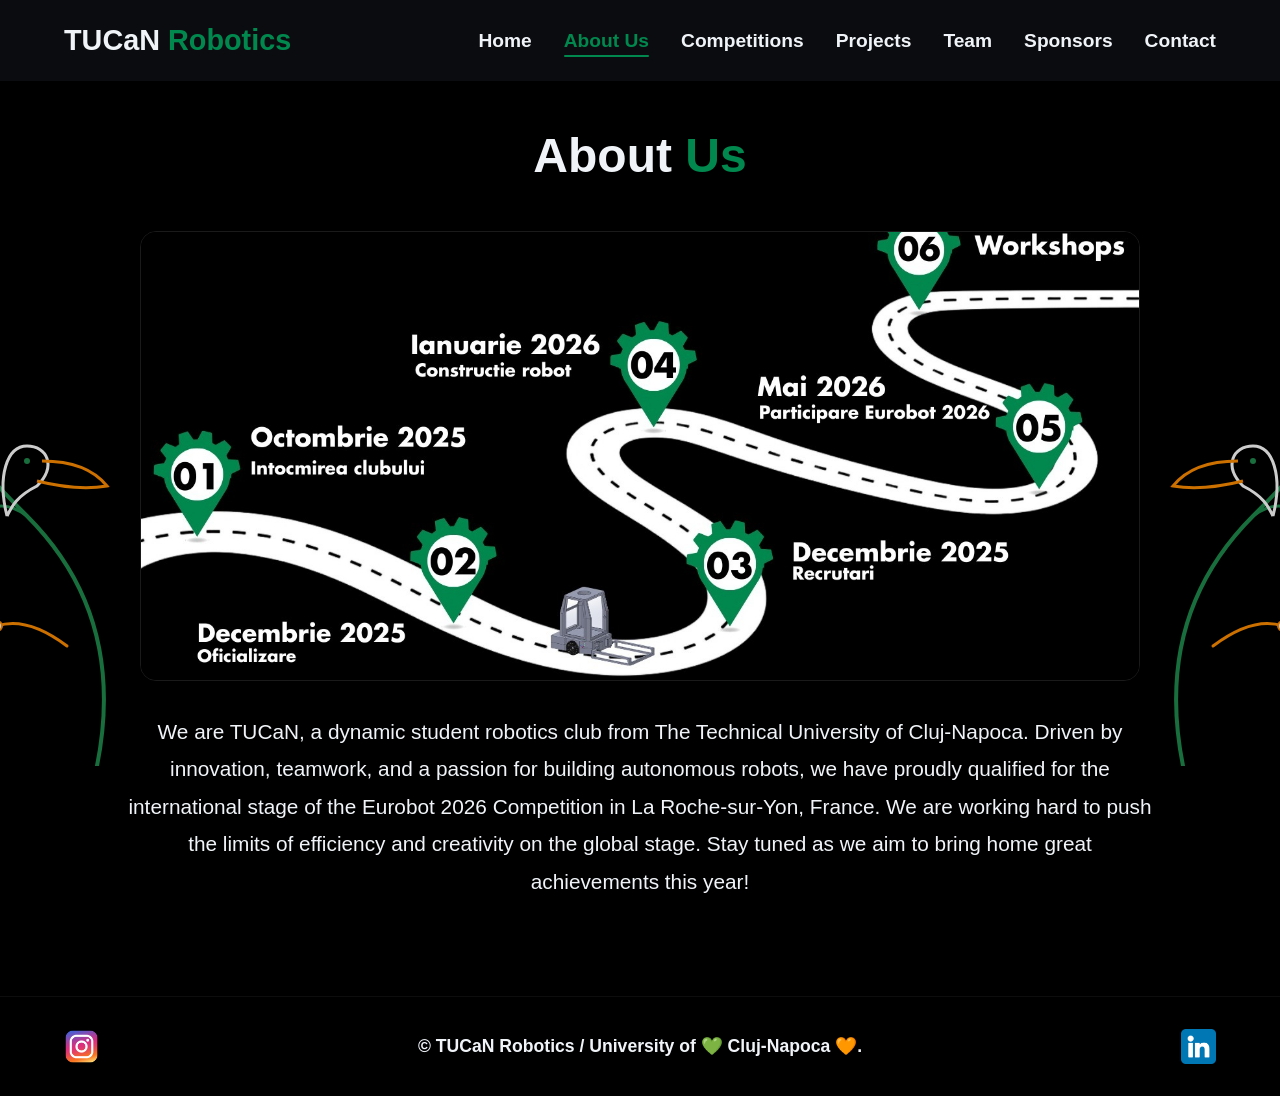
<file: about.html>
<!DOCTYPE html>
<html lang="en">
<head>
    <meta charset="UTF-8">
    <meta name="viewport" content="width=device-width, initial-scale=1.0">
    <title>About Us - TUCaN Robotics</title>
    <link rel="stylesheet" href="style.css">
    <link href="https://fonts.googleapis.com/css2?family=Orbitron:wght@400;700&family=Rajdhani:wght@400;600&display=swap" rel="stylesheet">
</head>
<body>

    <nav class="navbar">
        <div class="logo">TUCaN<span> Robotics</span></div>
        
        <div class="hamburger">
            <span class="bar"></span>
            <span class="bar"></span>
            <span class="bar"></span>
        </div>

        <ul class="nav-links">
            <li><a href="index.html">Home</a></li>
            <li><a href="about.html" class="active-link">About Us</a></li>
            <li><a href="competitions.html">Competitions</a></li>
            <li><a href="projects.html">Projects</a></li>
            <li><a href="team.html">Team</a></li>
            <li><a href="sponsors.html">Sponsors</a></li>
            <li><a href="contact.html">Contact</a></li>
        </ul>
    </nav>
    
    <div class="page-wrapper">
        <section class="section top-padding">
            <h2>About <span>Us</span></h2>
            
            <div class="content-box">
                
                <div class="toucan-side toucan-left">
                    <svg class="tech-tree-svg branch-sway" viewBox="0 0 200 400" xmlns="http://www.w3.org/2000/svg">
                        <path class="branch-line" d="M150,400 Q180,250 80,150 T20,50" fill="none" stroke="#1f8a4c" stroke-width="4" stroke-linecap="round"/>
                        <path class="branch-line" d="M80,150 Q40,120 10,180" fill="none" stroke="#1f8a4c" stroke-width="3" stroke-linecap="round"/>
                        <path class="branch-line" d="M120,280 Q80,250 50,260" fill="none" stroke="#ff8c00" stroke-width="3" stroke-linecap="round"/>
                        
                        <circle class="tree-node" cx="20" cy="50" r="6" fill="#fff" stroke="#1f8a4c" stroke-width="2"/>
                        <circle class="tree-node" cx="10" cy="180" r="5" fill="#fff" stroke="#1f8a4c" stroke-width="2"/>
                        <circle class="tree-node" cx="50" cy="260" r="5" fill="#fff" stroke="#ff8c00" stroke-width="2"/>

                        <g class="toucan-head" style="transform-origin: 80px 100px;">
                            <path d="M60,150 C50,110 60,80 80,80 C100,80 110,100 90,120 C70,130 65,140 60,150" fill="none" stroke="#fff" stroke-width="3"/>
                            <path d="M95,95 Q140,95 160,120 Q130,125 90,115" fill="none" stroke="#ff8c00" stroke-width="3"/>
                            <circle cx="80" cy="95" r="3" fill="#1f8a4c"/>
                        </g>
                    </svg>
                </div>

                <div class="toucan-side toucan-right">
                    <svg class="tech-tree-svg branch-sway" viewBox="0 0 200 400" xmlns="http://www.w3.org/2000/svg">
                        <path class="branch-line" d="M150,400 Q180,250 80,150 T20,50" fill="none" stroke="#1f8a4c" stroke-width="4" stroke-linecap="round"/>
                        <path class="branch-line" d="M80,150 Q40,120 10,180" fill="none" stroke="#1f8a4c" stroke-width="3" stroke-linecap="round"/>
                        <path class="branch-line" d="M120,280 Q80,250 50,260" fill="none" stroke="#ff8c00" stroke-width="3" stroke-linecap="round"/>
                        
                        <circle class="tree-node" cx="20" cy="50" r="6" fill="#fff" stroke="#1f8a4c" stroke-width="2"/>
                        <circle class="tree-node" cx="10" cy="180" r="5" fill="#fff" stroke="#1f8a4c" stroke-width="2"/>
                        <circle class="tree-node" cx="50" cy="260" r="5" fill="#fff" stroke="#ff8c00" stroke-width="2"/>

                        <g class="toucan-head" style="transform-origin: 80px 100px;">
                            <path d="M60,150 C50,110 60,80 80,80 C100,80 110,100 90,120 C70,130 65,140 60,150" fill="none" stroke="#fff" stroke-width="3"/>
                            <path d="M95,95 Q140,95 160,120 Q130,125 90,115" fill="none" stroke="#ff8c00" stroke-width="3"/>
                            <circle cx="80" cy="95" r="3" fill="#1f8a4c"/>
                        </g>
                    </svg>
                </div>

                <img src="images/roadmap.jpg" alt="TUCaN Robotics 2026 Roadmap" class="roadmap-img">
                
                <p>We are TUCaN, a dynamic student robotics club from The Technical University of Cluj-Napoca. Driven by innovation, teamwork, and a passion for building autonomous robots, we have proudly qualified for the international stage of the Eurobot 2026 Competition in La Roche-sur-Yon, France. We are working hard to push the limits of efficiency and creativity on the global stage. Stay tuned as we aim to bring home great achievements this year!</p>
            </div>
        </section>
    </div>

    <footer>
        <div class="footer-content">
            <a href="https://www.instagram.com/tucan.robotics/" target="_blank" class="social-link left-link">
                <img src="images/instagram.png" alt="Instagram">
            </a>
            
            <p>&copy; TUCaN Robotics / University of 💚 Cluj-Napoca 🧡.</p>
            
            <a href="https://www.linkedin.com/in/tucan-robotics/" target="_blank" class="social-link right-link">
                <img src="images/linkedin.png" alt="LinkedIn">
            </a>
        </div>
    </footer>

    <script src="script.js"></script>
</body>
</html>
</file>
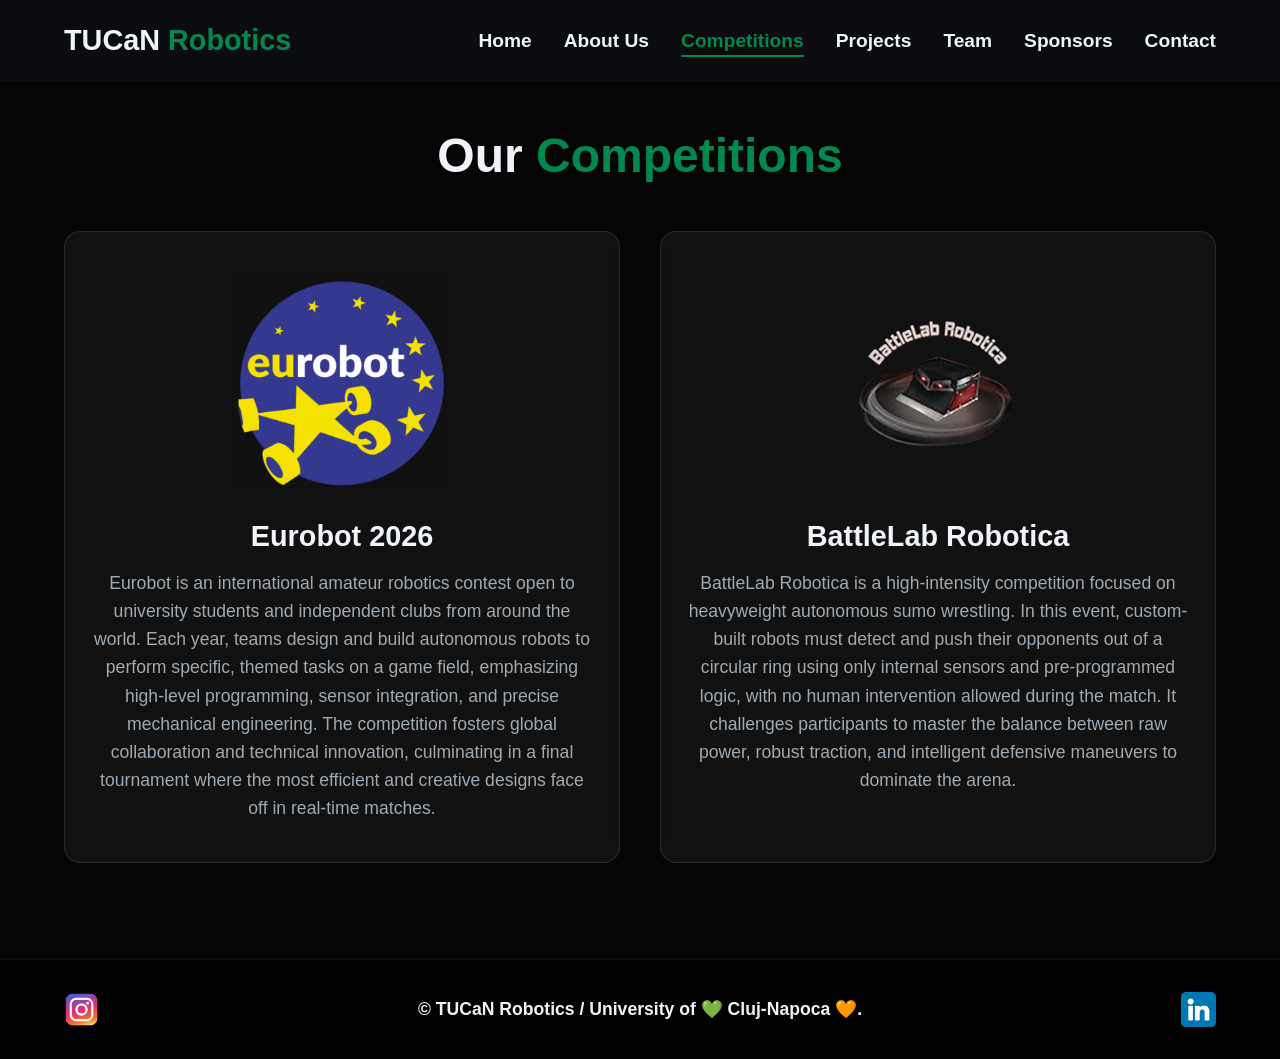
<file: competitions.html>
<!DOCTYPE html>
<html lang="en">
<head>
    <meta charset="UTF-8">
    <meta name="viewport" content="width=device-width, initial-scale=1.0">
    <title>Competitions - TUCaN Robotics</title>
    <link rel="stylesheet" href="style.css">
    <link href="https://fonts.googleapis.com/css2?family=Orbitron:wght@400;700&family=Rajdhani:wght@400;600&display=swap" rel="stylesheet">
</head>
<body>

    <nav class="navbar">
        <div class="logo">TUCaN<span> Robotics</span></div>
        
        <div class="hamburger">
            <span class="bar"></span>
            <span class="bar"></span>
            <span class="bar"></span>
        </div>

        <ul class="nav-links">
            <li><a href="index.html">Home</a></li>
            <li><a href="about.html">About Us</a></li>
            <li><a href="competitions.html">Competitions</a></li>
            <li><a href="projects.html">Projects</a></li>
            <li><a href="team.html">Team</a></li>
            <li><a href="sponsors.html">Sponsors</a></li>
            <li><a href="contact.html">Contact</a></li>
        </ul>
    </nav>

    <div class="page-wrapper">
        <section class="section top-padding alt-bg">
            <h2>Our <span>Competitions</span></h2>
                <div class="grid-container">

                    <div class="card">
                        <img src="images/eurobot.png" alt="Eurobot 2026" class="card-img">
                        <h3>Eurobot 2026</h3>
                        <p>Eurobot is an international amateur robotics contest open to university students and independent clubs from around the world. Each year, teams design and build autonomous robots to perform specific, themed tasks on a game field, emphasizing high-level programming, sensor integration, and precise mechanical engineering. The competition fosters global collaboration and technical innovation, culminating in a final tournament where the most efficient and creative designs face off in real-time matches.</p>
                    </div>

                    <div class="card">
                        <img src="images/battlelab.png" alt="BattleLab Robotica 2026" class="card-img">
                        <h3>BattleLab Robotica</h3>
                        <p>BattleLab Robotica is a high-intensity competition focused on heavyweight autonomous sumo wrestling. In this event, custom-built robots must detect and push their opponents out of a circular ring using only internal sensors and pre-programmed logic, with no human intervention allowed during the match. It challenges participants to master the balance between raw power, robust traction, and intelligent defensive maneuvers to dominate the arena.</p>
                    </div>

                </div>
        </sectio<n>
    </div>

    <footer>
        <div class="footer-content">
            <a href="https://www.instagram.com/tucan.robotics/" target="_blank" class="social-link left-link">
                <img src="images/instagram.png" alt="Instagram">
            </a>
            
            <p>&copy; TUCaN Robotics / University of 💚 Cluj-Napoca 🧡.</p>
            
            <a href="https://www.linkedin.com/in/tucan-robotics/" target="_blank" class="social-link right-link">
                <img src="images/linkedin.png" alt="LinkedIn">
            </a>
        </div>
    </footer>

    <script src="script.js"></script>
</body>
</html>
</file>
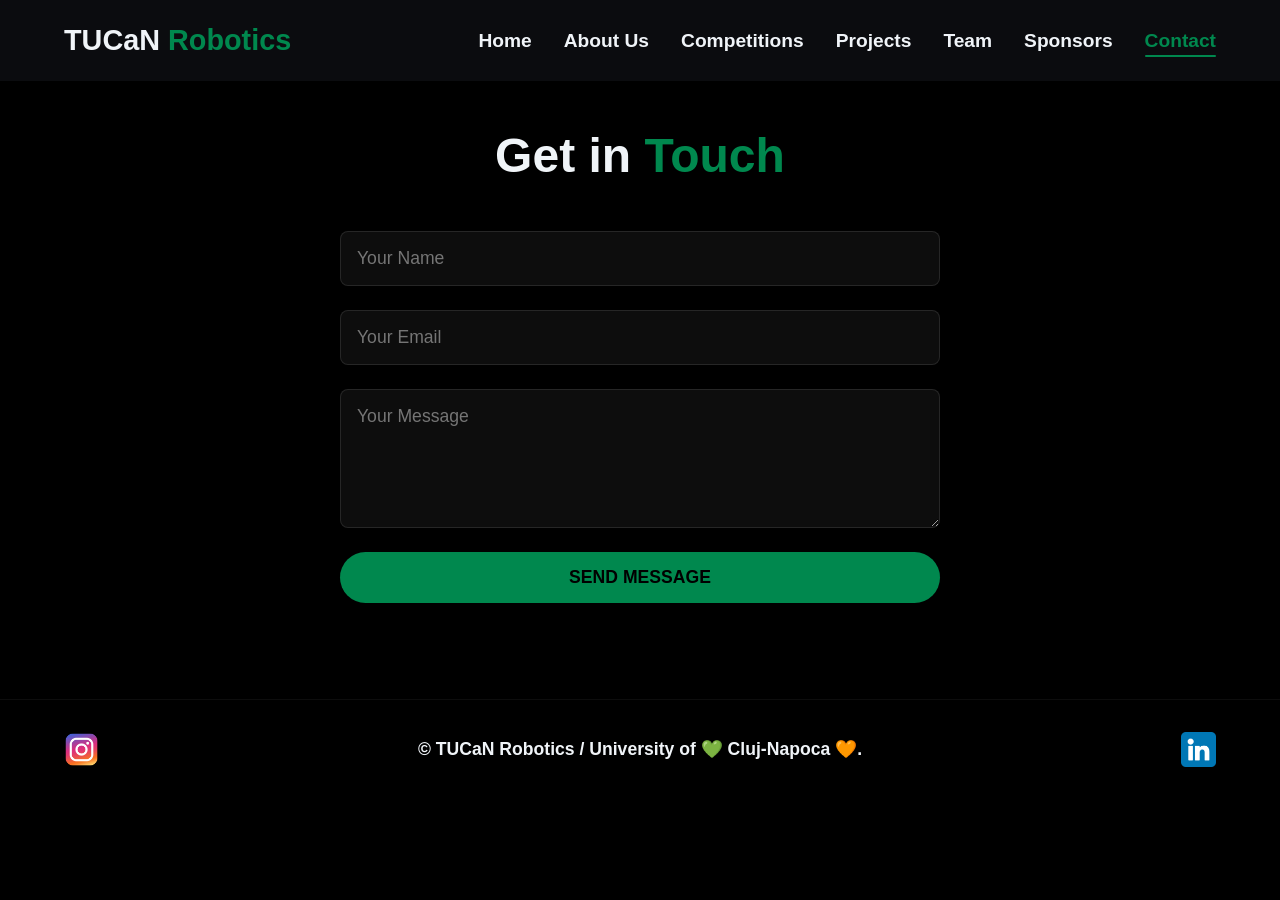
<file: contact.html>
<!DOCTYPE html>
<html lang="en">
<head>
    <meta charset="UTF-8">
    <meta name="viewport" content="width=device-width, initial-scale=1.0">
    <title>Contact - TUCaN Robotics</title>
    <link rel="stylesheet" href="style.css">
    <link href="https://fonts.googleapis.com/css2?family=Orbitron:wght@400;700&family=Rajdhani:wght@400;600&display=swap" rel="stylesheet">
</head>
<body>

    <nav class="navbar">
        <div class="logo">TUCaN<span> Robotics</span></div>
        
        <div class="hamburger">
            <span class="bar"></span>
            <span class="bar"></span>
            <span class="bar"></span>
        </div>

        <ul class="nav-links">
            <li><a href="index.html">Home</a></li>
            <li><a href="about.html">About Us</a></li>
            <li><a href="competitions.html">Competitions</a></li>
            <li><a href="projects.html">Projects</a></li>
            <li><a href="team.html">Team</a></li>
            <li><a href="sponsors.html">Sponsors</a></li>
            <li><a href="contact.html">Contact</a></li>
        </ul>
    </nav>

    <div class="page-wrapper">
        <section class="section top-padding">
            <h2>Get in <span>Touch</span></h2>
            <form class="contact-form" action="https://formspree.io/f/mykbnkpl" method="POST">
                
                <input type="text" name="name" placeholder="Your Name" required>
                
                <input type="email" name="email" placeholder="Your Email" required>
                
                <textarea name="message" rows="5" placeholder="Your Message" required></textarea>
                
                <button type="submit" class="btn">Send Message</button>
            </form>
        </section>
    </div>

    <footer>
        <div class="footer-content">
            <a href="https://www.instagram.com/tucan.robotics/" target="_blank" class="social-link left-link">
                <img src="images/instagram.png" alt="Instagram">
            </a>
            
            <p>&copy; TUCaN Robotics / University of 💚 Cluj-Napoca 🧡.</p>
            
            <a href="https://www.linkedin.com/in/tucan-robotics/" target="_blank" class="social-link right-link">
                <img src="images/linkedin.png" alt="LinkedIn">
            </a>
        </div>
    </footer>

    <script src="script.js"></script>
</body>
</html>
</file>
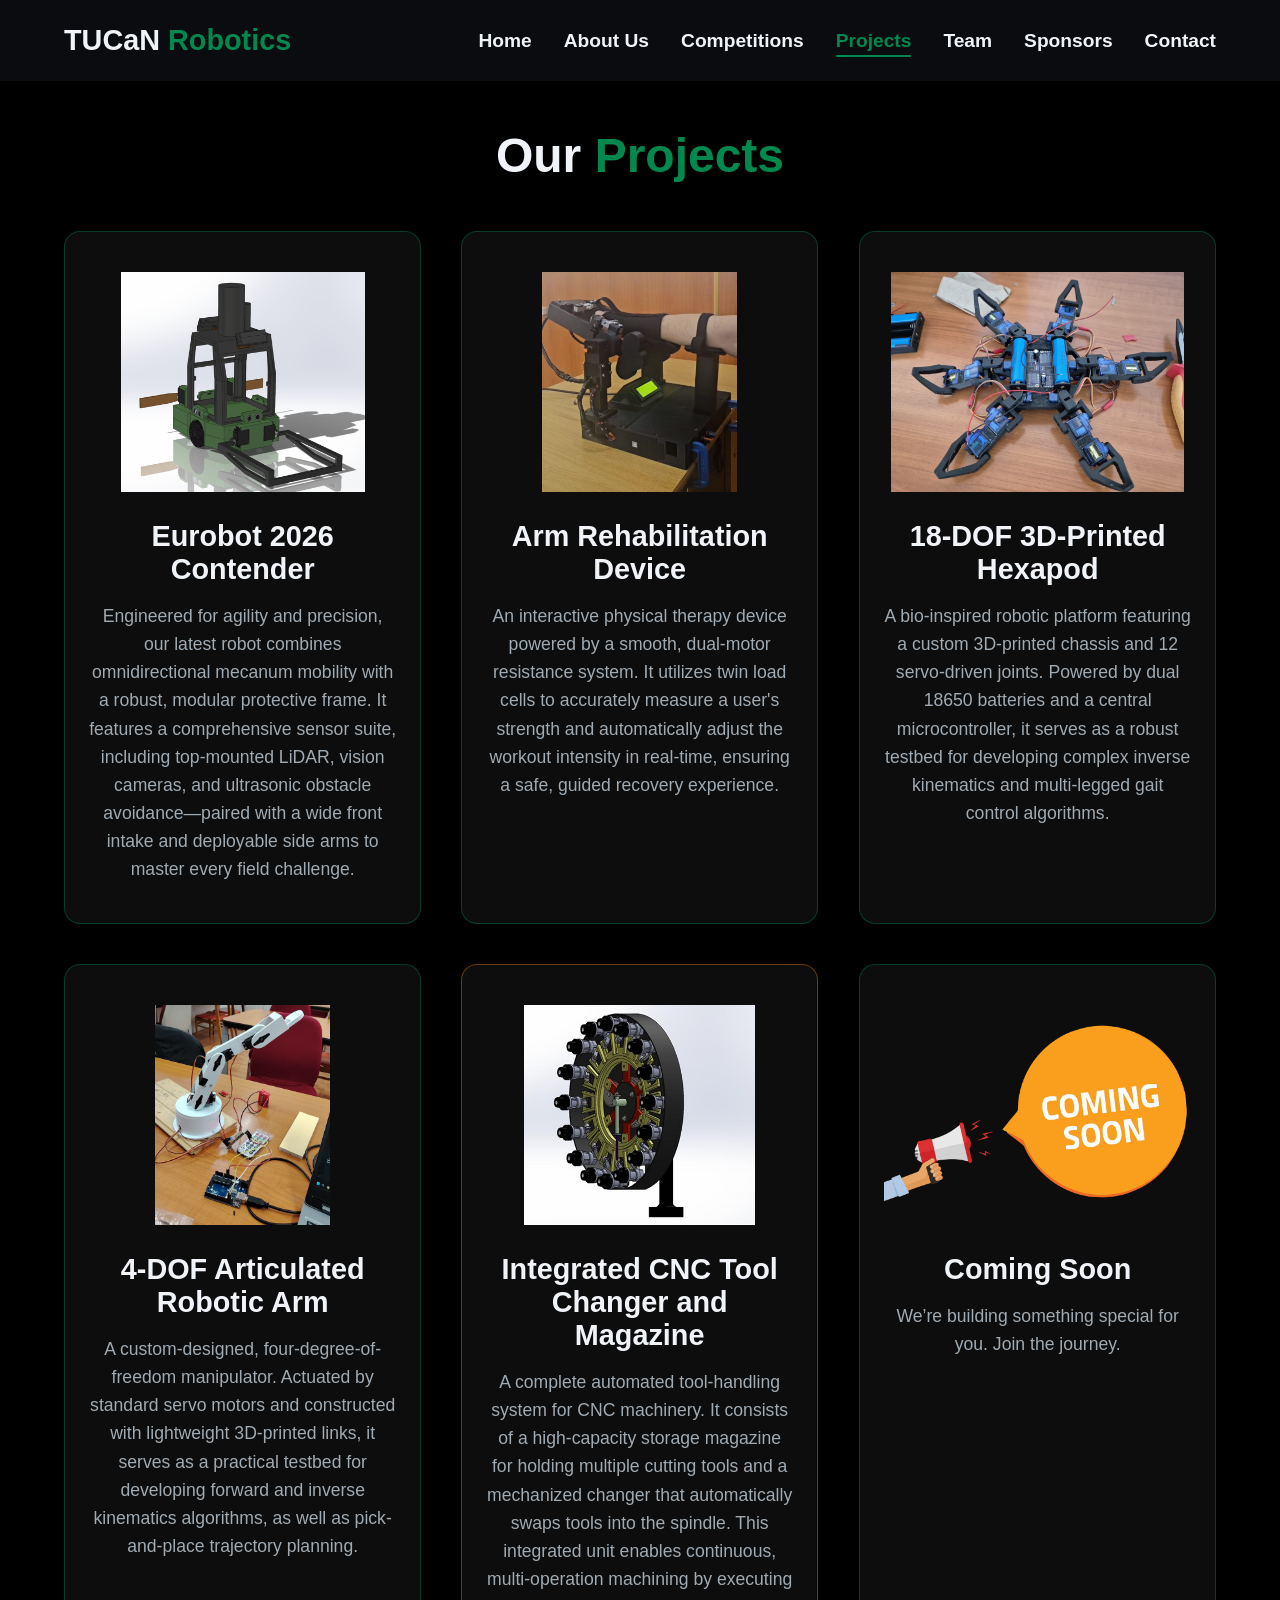
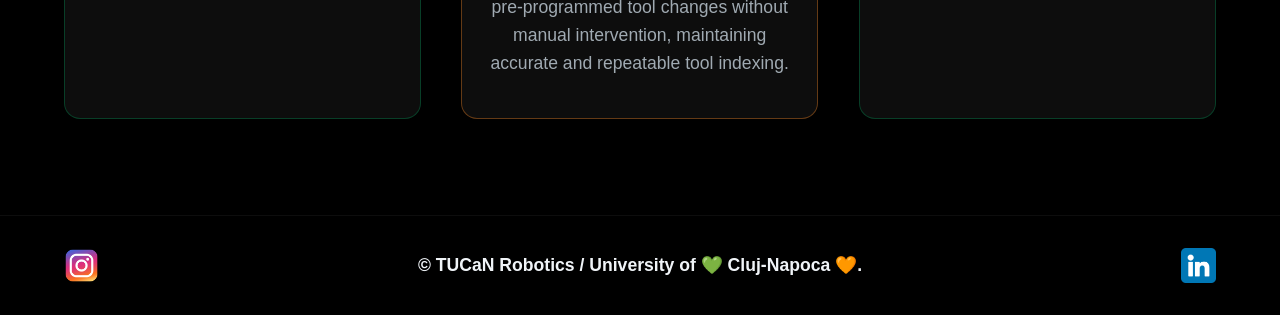
<file: projects.html>
<!DOCTYPE html>
<html lang="en">
<head>
    <meta charset="UTF-8">
    <meta name="viewport" content="width=device-width, initial-scale=1.0">
    <title>Projects - TUCaN Robotics</title>
    <link rel="stylesheet" href="style.css">
    <link href="https://fonts.googleapis.com/css2?family=Orbitron:wght@400;700&family=Rajdhani:wght@400;600&display=swap" rel="stylesheet">
</head>
<body>

    <nav class="navbar">
        <div class="logo">TUCaN<span> Robotics</span></div>
        
        <div class="hamburger">
            <span class="bar"></span>
            <span class="bar"></span>
            <span class="bar"></span>
        </div>

        <ul class="nav-links">
            <li><a href="index.html">Home</a></li>
            <li><a href="about.html">About Us</a></li>
            <li><a href="competitions.html">Competitions</a></li>
            <li><a href="projects.html">Projects</a></li>
            <li><a href="team.html">Team</a></li>
            <li><a href="sponsors.html">Sponsors</a></li>
            <li><a href="contact.html">Contact</a></li>
        </ul>
    </nav>

    <div class="page-wrapper">
        <section class="section top-padding">
            <h2>Our <span>Projects</span></h2>
            <div class="grid-container">
                
                <div class="card outline-green">
                    <img src="images/eurobot.jpg" alt="Eurobot 2026 Contender" class="card-img">
                    <h3>Eurobot 2026 Contender</h3>
                    <p>Engineered for agility and precision, our latest robot combines omnidirectional mecanum mobility with a robust, modular protective frame. It features a comprehensive sensor suite, including top-mounted LiDAR, vision cameras, and ultrasonic obstacle avoidance—paired with a wide front intake and deployable side arms to master every field challenge.</p>
                </div>
                
                <div class="card outline-green">
                    <img src="images/armrehab.jpg" alt="Arm Rehabilitation Device" class="card-img">
                    <h3>Arm Rehabilitation Device</h3>
                    <p>An interactive physical therapy device powered by a smooth, dual-motor resistance system. It utilizes twin load cells to accurately measure a user's strength and automatically adjust the workout intensity in real-time, ensuring a safe, guided recovery experience.</p>
                </div>
                
                <div class="card outline-green">
                    <img src="images/hexapod.jpg" alt="18-DOF 3D-Printed Hexapod" class="card-img">
                    <h3>18-DOF 3D-Printed Hexapod</h3>
                    <p>A bio-inspired robotic platform featuring a custom 3D-printed chassis and 12 servo-driven joints. Powered by dual 18650 batteries and a central microcontroller, it serves as a robust testbed for developing complex inverse kinematics and multi-legged gait control algorithms.</p>
                </div>
                
                <div class="card outline-green">
                    <img src="images/roboticarm.jpg" alt="4-DOF Articulated Robotic Arm" class="card-img">
                    <h3>4-DOF Articulated Robotic Arm</h3>
                    <p>A custom-designed, four-degree-of-freedom manipulator. Actuated by standard servo motors and constructed with lightweight 3D-printed links, it serves as a practical testbed for developing forward and inverse kinematics algorithms, as well as pick-and-place trajectory planning.</p>
                </div>
                
                <div class="card outline-orange">
                    <img src="images/cnctool.jpg" alt="Integrated CNC Tool Changer and Magazine" class="card-img">
                    <h3>Integrated CNC Tool Changer and Magazine</h3>
                    <p>A complete automated tool-handling system for CNC machinery. It consists of a high-capacity storage magazine for holding multiple cutting tools and a mechanized changer that automatically swaps tools into the spindle. This integrated unit enables continuous, multi-operation machining by executing pre-programmed tool changes without manual intervention, maintaining accurate and repeatable tool indexing.</p>
                </div>
                
                <div class="card outline-green">
                    <img src="images/comingsoon.png" alt="Coming Soon" class="card-img">
                    <h3>Coming Soon</h3>
                    <p>We’re building something special for you. Join the journey.</p>
                </div>
                
            </div>
        </section>
    </div>

    <footer>
        <div class="footer-content">
            <a href="https://www.instagram.com/tucan.robotics/" target="_blank" class="social-link left-link">
                <img src="images/instagram.png" alt="Instagram">
            </a>
            
            <p>&copy; TUCaN Robotics / University of 💚 Cluj-Napoca 🧡.</p>
            
            <a href="https://www.linkedin.com/in/tucan-robotics/" target="_blank" class="social-link right-link">
                <img src="images/linkedin.png" alt="LinkedIn">
            </a>
        </div>
    </footer>

    <script src="script.js"></script>
</body>
</html>
</file>
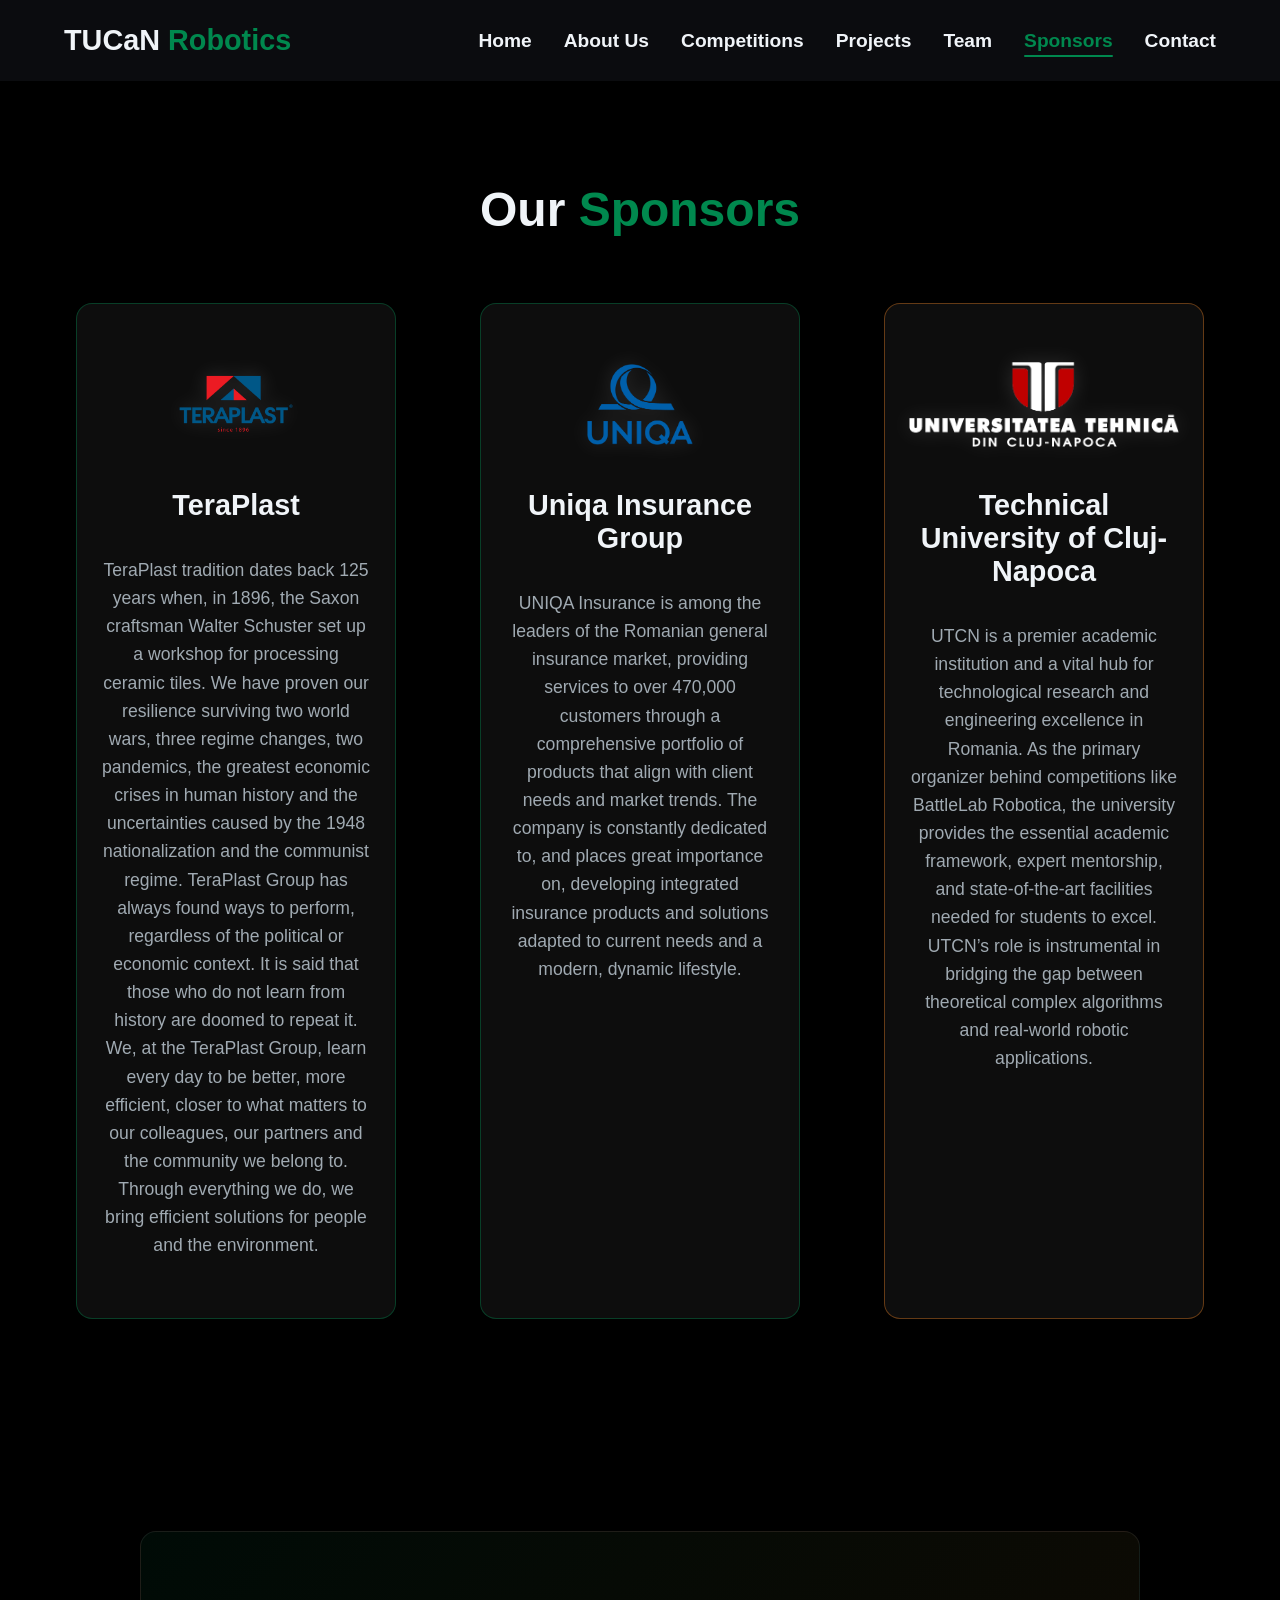
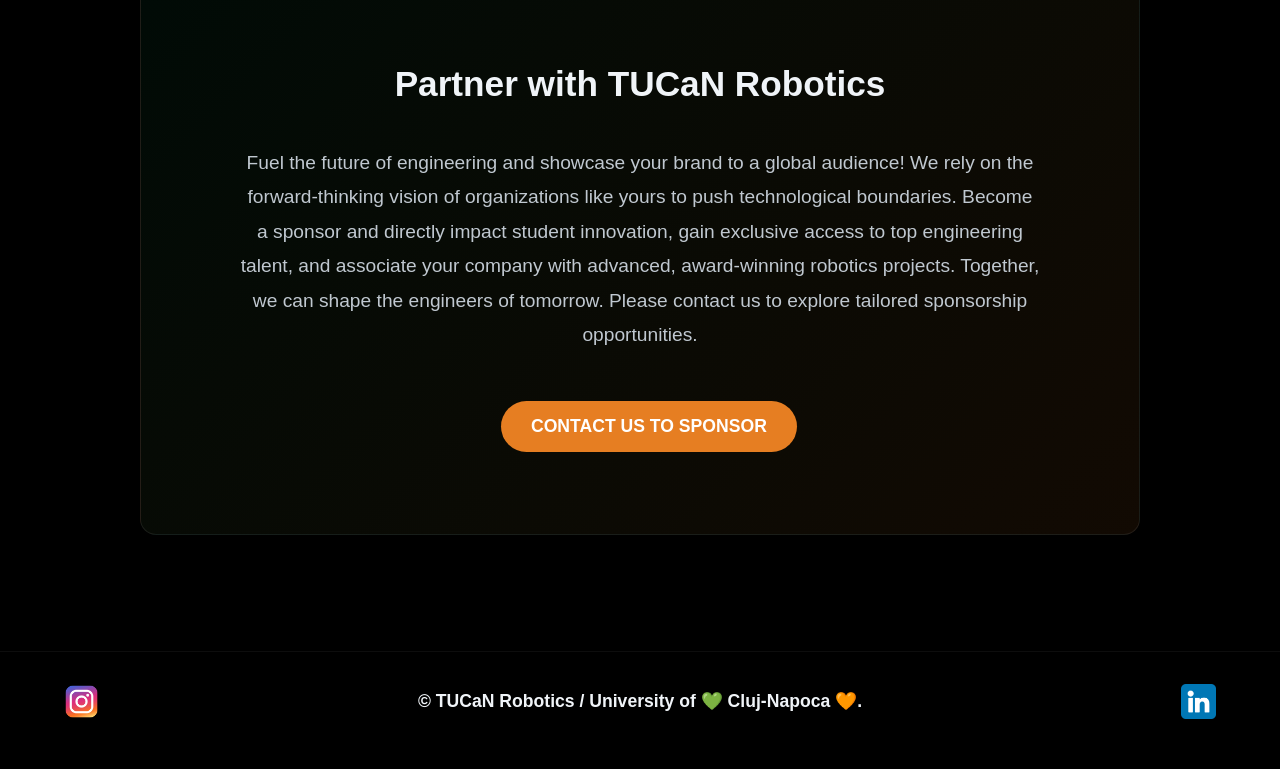
<file: sponsors.html>
<!DOCTYPE html>
<html lang="en">
<head>
    <meta charset="UTF-8">
    <meta name="viewport" content="width=device-width, initial-scale=1.0">
    <title>Our Sponsors - TUCaN Robotics</title>
    <link rel="stylesheet" href="style.css">
    <link href="https://fonts.googleapis.com/css2?family=Orbitron:wght@400;700&family=Rajdhani:wght@400;600&display=swap" rel="stylesheet">
</head>
<body>

    <nav class="navbar">
        <div class="logo">TUCaN<span> Robotics</span></div>
        
        <div class="hamburger">
            <span class="bar"></span>
            <span class="bar"></span>
            <span class="bar"></span>
        </div>

        <ul class="nav-links">
            <li><a href="index.html">Home</a></li>
            <li><a href="about.html">About Us</a></li>
            <li><a href="competitions.html">Competitions</a></li>
            <li><a href="projects.html">Projects</a></li>
            <li><a href="team.html" >Team</a></li>
            <li><a href="sponsors.html" class="active-link">Sponsors</a></li>
            <li><a href="contact.html">Contact</a></li>
        </ul>
    </nav>

    <div class="page-wrapper">
        <section class="section top-padding">
            <h2>Our <span>Sponsors</span></h2>
            <div class="grid-container sponsors-grid">
                
                <div class="card sponsor-card outline-green">
                    <img src="images/teraplast.png" alt="Teraplast Group" class="card-img sponsor-logo">
                    <h3>TeraPlast</h3>
                    <p>TeraPlast tradition dates back 125 years when, in 1896, the Saxon craftsman Walter Schuster set up a workshop for processing ceramic tiles.

We have proven our resilience surviving two world wars, three regime changes, two pandemics, the greatest economic crises in human history and the uncertainties caused by the 1948 nationalization and the communist regime. TeraPlast Group has always found ways to perform, regardless of the political or economic context. It is said that those who do not learn from history are doomed to repeat it. We, at the TeraPlast Group, learn every day to be better, more efficient, closer to what matters to our colleagues, our partners and the community we belong to. Through everything we do, we bring efficient solutions for people and the environment.</p>
                </div>
                
                <div class="card sponsor-card outline-green">
                    <img src="images/uniqa.png" alt="Uniqa Insurance Group" class="card-img sponsor-logo">
                    <h3>Uniqa Insurance Group</h3>
                    <p>UNIQA Insurance is among the leaders of the Romanian general insurance market, providing services to over 470,000 customers through a comprehensive portfolio of products that align with client needs and market trends. The company is constantly dedicated to, and places great importance on, developing integrated insurance products and solutions adapted to current needs and a modern, dynamic lifestyle.</p>
                </div>
                
                <div class="card sponsor-card outline-orange">
                    <img src="images/utcn.png" alt="Technical University of Cluj-Napoca" class="card-img sponsor-logo">
                    <h3>Technical University of Cluj-Napoca</h3>
                    <p>UTCN is a premier academic institution and a vital hub for technological research and engineering excellence in Romania. As the primary organizer behind competitions like BattleLab Robotica, the university provides the essential academic framework, expert mentorship, and state-of-the-art facilities needed for students to excel. UTCN’s role is instrumental in bridging the gap between theoretical complex algorithms and real-world robotic applications.</p>
                </div>

            </div>
        </section>

        <section class="sponsorship-invitation centered-content">
            <div class="invitation-text top-margin">
                <h3>Partner with TUCaN Robotics</h3>
                <p>Fuel the future of engineering and showcase your brand to a global audience! We rely on the forward-thinking vision of organizations like yours to push technological boundaries. Become a sponsor and directly impact student innovation, gain exclusive access to top engineering talent, and associate your company with advanced, award-winning robotics projects. Together, we can shape the engineers of tomorrow. Please contact us to explore tailored sponsorship opportunities.</p>
                <a href="contact.html" class="button button-orange centered-block top-margin-small">Contact Us to Sponsor</a>
            </div>
        </section>
    </div>

    <footer>
        <div class="footer-content">
            <a href="https://www.instagram.com/tucan.robotics/" target="_blank" class="social-link left-link">
                <img src="images/instagram.png" alt="Instagram">
            </a>
            
            <p>&copy; TUCaN Robotics / University of 💚 Cluj-Napoca 🧡.</p>
            
            <a href="https://www.linkedin.com/in/tucan-robotics/" target="_blank" class="social-link right-link">
                <img src="images/linkedin.png" alt="LinkedIn">
            </a>
        </div>
    </footer>

    <script src="script.js"></script>
</body>
</html>
</file>
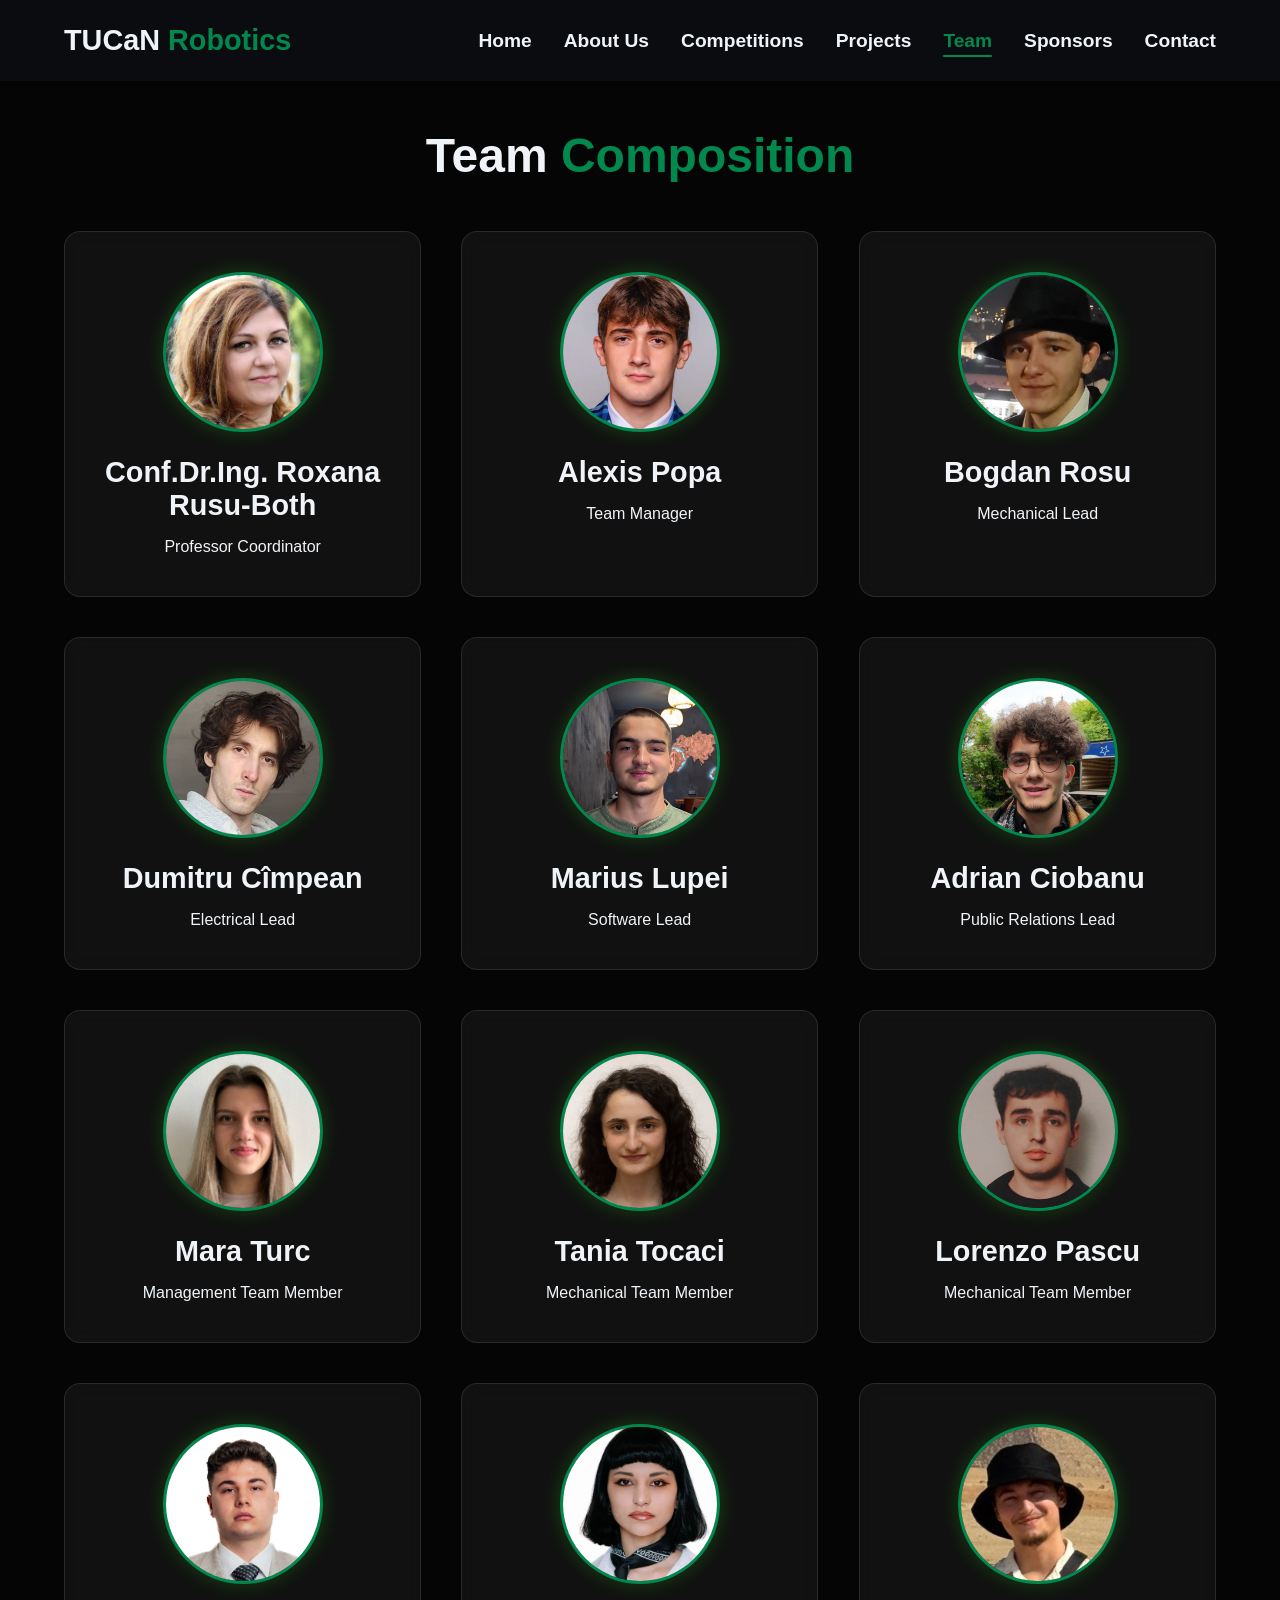
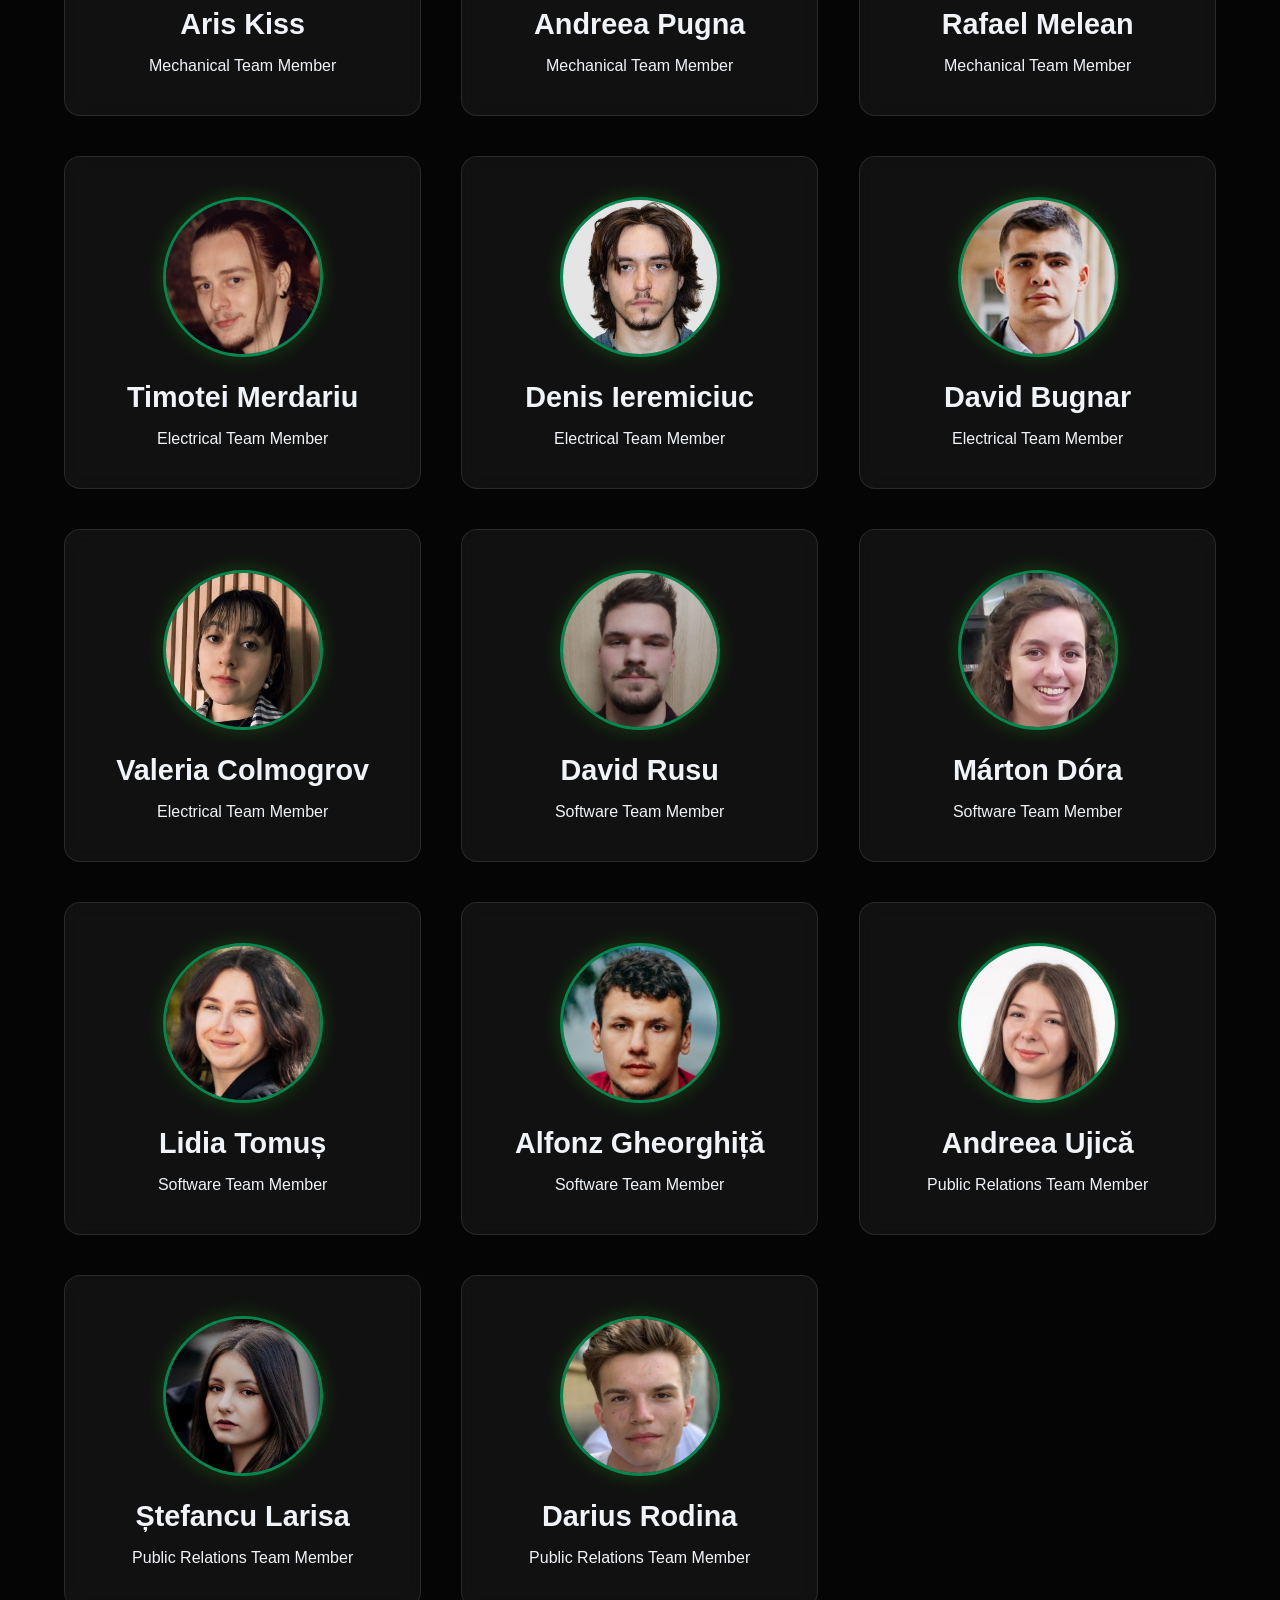
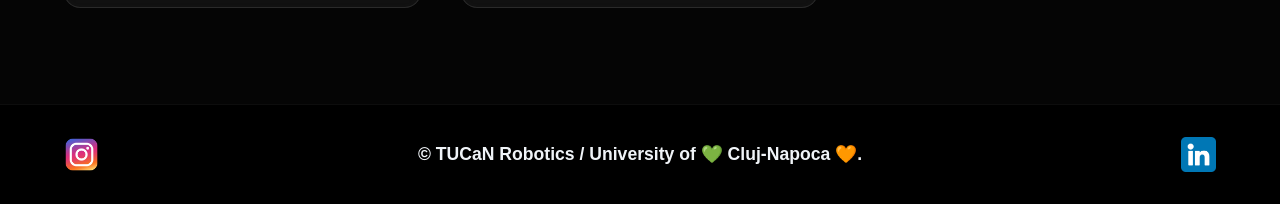
<file: team.html>
<!DOCTYPE html>
<html lang="en">
<head>
    <meta charset="UTF-8">
    <meta name="viewport" content="width=device-width, initial-scale=1.0">
    <title>Team - TUCaN Robotics</title>
    <link rel="stylesheet" href="style.css">
    <link href="https://fonts.googleapis.com/css2?family=Orbitron:wght@400;700&family=Rajdhani:wght@400;600&display=swap" rel="stylesheet">
</head>
<body>

    <nav class="navbar">
        <div class="logo">TUCaN<span> Robotics</span></div>
        
        <div class="hamburger">
            <span class="bar"></span>
            <span class="bar"></span>
            <span class="bar"></span>
        </div>

        <ul class="nav-links">
            <li><a href="index.html">Home</a></li>
            <li><a href="about.html">About Us</a></li>
            <li><a href="competitions.html">Competitions</a></li>
            <li><a href="projects.html">Projects</a></li>
            <li><a href="team.html" class="active-link">Team</a></li>
            <li><a href="sponsors.html">Sponsors</a></li>
            <li><a href="contact.html">Contact</a></li>
        </ul>
    </nav>

    <div class="page-wrapper">
        <section class="section top-padding alt-bg">
            <h2>Team <span>Composition</span></h2>
            <div class="team-grid">
                
                <div class="team-member">
                    <div class="avatar">
                        <img src="images/roxana.jpg" alt="Roxana Both">
                    </div>
                    <h3> Conf.Dr.Ing. Roxana Rusu-Both</h3>
                    <p>Professor Coordinator</p>
                </div>

                <div class="team-member">
                    <div class="avatar">
                        <img src="images/alexis.jpg" alt="Alexis Popa">
                    </div>
                    <h3>Alexis Popa</h3>
                    <p>Team Manager</p>
                </div>
                
                <div class="team-member">
                    <div class="avatar">
                        <img src="images/bogdan.jpg" alt="Bogdan Rosu">
                    </div>
                    <h3>Bogdan Rosu</h3>
                    <p>Mechanical Lead</p>
                </div>
                
                <div class="team-member">
                    <div class="avatar">
                        <img src="images/dumitru.jpg" alt="Dumitru Cîmpean">
                    </div>
                    <h3>Dumitru Cîmpean</h3>
                    <p>Electrical Lead</p>
                </div>
                
                 <div class="team-member">
                    <div class="avatar">
                        <img src="images/marius.jpg" alt="Marius Lupei">
                    </div>
                    <h3>Marius Lupei</h3>
                    <p>Software Lead</p>
                </div>
                
                 <div class="team-member">
                    <div class="avatar">
                        <img src="images/adrian.jpg" alt="Adrian Ciobanu">
                    </div>
                    <h3>Adrian Ciobanu</h3>
                    <p>Public Relations Lead</p>
                </div>

                <div class="team-member">
                    <div class="avatar">
                        <img src="images/mara.jpg" alt="Mara Turc">
                    </div>
                    <h3>Mara Turc</h3>
                    <p>Management Team Member</p>
                </div>

                <div class="team-member">
                    <div class="avatar">
                        <img src="images/tania.jpg" alt="Tania Tocaci">
                    </div>
                    <h3>Tania Tocaci</h3>
                    <p>Mechanical Team Member</p>
                </div>

                <div class="team-member">
                    <div class="avatar">
                        <img src="images/lorenzo.jpg" alt="Lorenzo Pascu">
                    </div>
                    <h3>Lorenzo Pascu</h3>
                    <p>Mechanical Team Member</p>
                </div>

                <div class="team-member">
                    <div class="avatar">
                        <img src="images/aris.jpg" alt="Aris Kiss">
                    </div>
                    <h3>Aris Kiss</h3>
                    <p>Mechanical Team Member</p>
                </div>

                <div class="team-member">
                    <div class="avatar">
                        <img src="images/andreeap.jpg" alt="Andreea Pugna">
                    </div>
                    <h3>Andreea Pugna</h3>
                    <p>Mechanical Team Member</p>
                </div>

                <div class="team-member">
                    <div class="avatar">
                        <img src="images/rafael.jpg" alt="Rafael Melean">
                    </div>
                    <h3>Rafael Melean</h3>
                    <p>Mechanical Team Member</p>
                </div>

                <div class="team-member">
                    <div class="avatar">
                        <img src="images/timotei.jpg" alt="Timotei Merdariu">
                    </div>
                    <h3>Timotei Merdariu</h3>
                    <p>Electrical Team Member</p>
                </div>

                <div class="team-member">
                    <div class="avatar">
                        <img src="images/denis.jpg" alt="Denis Ieremiciuc">
                    </div>
                    <h3>Denis Ieremiciuc</h3>
                    <p>Electrical Team Member</p>
                </div>

                <div class="team-member">
                    <div class="avatar">
                        <img src="images/david.jpg" alt="David Bugnar">
                    </div>
                    <h3>David Bugnar</h3>
                    <p>Electrical Team Member</p>
                </div>

                <div class="team-member">
                    <div class="avatar">
                        <img src="images/valeria.jpg" alt="Valeria Colmogrov">
                    </div>
                    <h3>Valeria Colmogrov</h3>
                    <p>Electrical Team Member</p>
                </div>

                <div class="team-member">
                    <div class="avatar">
                        <img src="images/davidr.jpg" alt="David Rusu">
                    </div>
                    <h3>David Rusu</h3>
                    <p>Software Team Member</p>
                </div>

                <div class="team-member">
                    <div class="avatar">
                        <img src="images/dora.jpg" alt="Márton Dóra">
                    </div>
                    <h3>Márton Dóra</h3>
                    <p>Software Team Member</p>
                </div>

                <div class="team-member">
                    <div class="avatar">
                        <img src="images/lidia.jpg" alt="Lidia Tomuș">
                    </div>
                    <h3>Lidia Tomuș</h3>
                    <p>Software Team Member</p>
                </div>

                <div class="team-member">
                    <div class="avatar">
                        <img src="images/alfi.jpg" alt="Alfonz Gheorghiță">
                    </div>
                    <h3>Alfonz Gheorghiță</h3>
                    <p>Software Team Member</p>
                </div>

                <div class="team-member">
                    <div class="avatar">
                        <img src="images/andreeau.jpg" alt="Andreea Ujică">
                    </div>
                    <h3>Andreea Ujică</h3>
                    <p>Public Relations Team Member</p>
                </div>

                 <div class="team-member">
                    <div class="avatar">
                        <img src="images/larisa.jpg" alt="Ștefancu Larisa">
                    </div>
                    <h3>Ștefancu Larisa</h3>
                    <p>Public Relations Team Member</p>
                </div>

                   <div class="team-member">
                    <div class="avatar">
                        <img src="images/darius.jpg" alt="Darius Rodina">
                    </div>
                    <h3>Darius Rodina</h3>
                    <p>Public Relations Team Member</p>
                </div>
            </div>
        </section>
    </div>

    <footer>
        <div class="footer-content">
            <a href="https://www.instagram.com/tucan.robotics/" target="_blank" class="social-link left-link">
                <img src="images/instagram.png" alt="Instagram">
            </a>
            
            <p>&copy; TUCaN Robotics / University of 💚 Cluj-Napoca 🧡.</p>
            
            <a href="https://www.linkedin.com/in/tucan-robotics/" target="_blank" class="social-link right-link">
                <img src="images/linkedin.png" alt="LinkedIn">
            </a>
        </div>
    </footer>
    <script src="script.js"></script>
</body>
</html>
</file>
<file: style.css>
/* --- 2026 Design Variables --- */
:root {
    --bg-color: #000000; /* Deep space dark */
    --text-color: #f0f4f8; /* Crisp white */
    --accent-primary: #00884e; /* Electric Dopamine Green */
    --accent-secondary: #e67e22; /* Vibrant Orange for Sponsors */
    --card-bg: rgba(255, 255, 255, 0.05);
}

/* --- Base Reset & Typography --- */
* {
    margin: 0;
    padding: 0;
    box-sizing: border-box;
}

body {
    background-color: var(--bg-color);
    color: var(--text-color);
    font-family: 'Helvetica', sans-serif;
    overflow-x: hidden;
    scroll-behavior: smooth;
}

h1, h2, h3, .logo {
    font-family: 'Helvetica', sans-serif;
}

h2 span, .logo span {
    color: var(--accent-primary);
}

/* --- Navigation --- */
.navbar {
    display: flex;
    justify-content: space-between;
    align-items: center;
    padding: 1.5rem 5%;
    background: rgba(13, 15, 18, 0.85);
    backdrop-filter: blur(12px);
    position: fixed;
    width: 100%;
    top: 0;
    z-index: 1000;
}

.logo {
    font-size: 1.8rem;
    font-weight: 700;
}

.nav-links {
    list-style: none;
    display: flex;
    gap: 2rem;
}

.nav-links a {
    text-decoration: none;
    color: var(--text-color);
    font-size: 1.2rem;
    font-weight: 600;
    display: inline-block;
    transition: transform 0.2s cubic-bezier(0.33, 1, 0.68, 1), color 0.3s;
}

.nav-links a:hover,
.nav-links a.active-link {
    color: var(--accent-primary);
}

.nav-links a.active-link {
    position: relative;
}

.nav-links a.active-link::after {
    content: '';
    position: absolute;
    width: 100%;
    height: 2px;
    bottom: -5px;
    left: 0;
    background-color: var(--accent-primary);
    border-radius: 2px;
}

/* --- Mobile Hamburger --- */
.hamburger {
    display: none;
    cursor: pointer;
    z-index: 1001;
}

.bar {
    display: block;
    width: 25px;
    height: 3px;
    margin: 5px auto;
    transition: all 0.3s ease-in-out;
    background-color: var(--text-color);
    border-radius: 3px;
}

/* --- Hero Carousel --- */
.hero {
    height: 100vh;
    position: relative;
    overflow: hidden;
}

.carousel-container {
    height: 100%;
    position: relative;
}

.carousel-slide {
    position: absolute;
    top: 0;
    left: 0;
    width: 100%;
    height: 100%;
    opacity: 0;
    transition: opacity 0.8s ease-in-out;
    background-size: cover;
    background-position: center;
    display: flex;
    align-items: center;
    justify-content: center;
    text-align: center;
}

.carousel-slide::before {
    content: '';
    position: absolute;
    inset: 0;
    background: rgba(0, 0, 0, 0.6);
}

.carousel-slide.active {
    opacity: 1;
    z-index: 1;
}

.carousel-content {
    position: relative;
    z-index: 2;
}

.carousel-content h1 {
    font-size: 5rem;
    color: #f0f4f8;
    text-shadow: 0 0 30px rgb(255, 255, 255);
    margin-bottom: 1rem;
}

.carousel-content p {
    font-size: 1.5rem;
}

.carousel-btn {
    position: absolute;
    top: 50%;
    transform: translateY(-50%);
    background: rgba(255, 255, 255, 0.1);
    border: none;
    color: white;
    font-size: 2rem;
    padding: 1rem;
    cursor: pointer;
    z-index: 10;
    border-radius: 50%;
    backdrop-filter: blur(5px);
    transition: background 0.3s, transform 0.3s;
}

.carousel-btn:hover {
    background: var(--accent-primary);
    color: black;
    transform: translateY(-50%) scale(1.1);
}

.prev { left: 20px; }
.next { right: 20px; }

/* --- Sections & Layout --- */
.section {
    padding: 6rem 5%;
}

.top-padding {
    padding-top: 8rem; /* Accounts for fixed navbar */
}

.alt-bg {
    background-color: rgba(255, 255, 255, 0.02);
}

h2 {
    text-align: center;
    font-size: 3rem;
    margin-bottom: 3rem;
}

/* Expanded Content Box for Wider Layout */
.content-box {
    max-width: 1200px; 
    width: 90%;
    margin: 0 auto;
    font-size: 1.3rem;
    line-height: 1.8;
    text-align: center;
    position: relative; 
    z-index: 1;
}

.content-box p {
    position: relative;
    z-index: 10;
}

/* --- Roadmap Image --- */
.roadmap-img {
    width: 100%;
    max-width: 1000px;
    height: auto;
    max-height: 450px;
    object-fit: cover;
    border-radius: 16px;
    margin: 0 auto 2rem auto;
    border: 1px solid rgba(255, 255, 255, 0.1);
    box-shadow: 0 10px 30px rgba(0, 0, 0, 0.5);
    position: relative;
    z-index: 10; 
    display: block;
}

/* --- Grid Systems & Cards --- */
/* --- Grid Systems & Cards --- */
.grid-container, .team-grid {
    display: grid;
    grid-template-columns: repeat(auto-fit, minmax(280px, 1fr));
    gap: 2.5rem;
    max-width: 1200px;
    margin: 0 auto;
}

/* Force Sponsors onto a single line of 3 equal columns */
.sponsors-grid {
    display: flex;
    flex-direction: row;      
    justify-content: center;  
    align-items: stretch;     
    gap: 2.5rem;
    
    /* Increase this from 1200px to give the cards more horizontal space */
    max-width: 1400px; 
    
    margin: 0 auto;
    flex-wrap: nowrap;        
}

.card, .team-member {
    background: var(--card-bg);
    border: 1px solid rgba(255, 255, 255, 0.1);
    border-radius: 16px;
    padding: 2.5rem 1.5rem;
    backdrop-filter: blur(10px);
    text-align: center;
    transition: transform 0.4s cubic-bezier(0.25, 0.8, 0.25, 1), box-shadow 0.4s ease;
    transform-style: preserve-3d; 
    will-change: transform;
}

.card:hover, .team-member:hover {
    transform: translateY(-8px);
}

.card h3, .team-member h3 {
    font-size: 1.8rem;
    margin-bottom: 1rem;
    color: var(--text-color);
}

.card p {
    color: #a0aab2;
    font-size: 1.1rem;
    line-height: 1.6;
}

.card-img {
    width: 100%;
    height: 220px;
    object-fit: contain;
    border-radius: 8px;
    margin-bottom: 1.5rem;
}

/* --- Sponsor Specific Styles --- */
/* Update your existing .sponsor-card */
.sponsor-card {
    flex: 1; 
    min-width: 320px; 
    
    /* Add these Flexbox rules to strictly align the contents */
    display: flex;
    flex-direction: column;
    align-items: center; /* Centers everything horizontally */
    justify-content: flex-start; /* Keeps everything anchored to the top */
}

/* Replace your existing .sponsor-logo */
.sponsor-logo {
    height: 85px !important; 
    width: 100% !important; /* Force it to take the full width of the card */
    object-fit: contain;    /* Centers the image perfectly inside its box */
    margin: 0 0 1.5rem 0 !important;
    filter: drop-shadow(0 0 10px rgba(255, 255, 255, 0.15));
}

.outline-green {
    border: 1px solid rgba(0, 136, 78, 0.4);
}
.outline-green:hover {
    border-color: var(--accent-primary);
    box-shadow: 0 0 25px rgba(0, 136, 78, 0.3);
}

.outline-orange {
    border: 1px solid rgba(230, 126, 34, 0.4);
}
.outline-orange:hover {
    border-color: var(--accent-secondary);
    box-shadow: 0 0 25px rgba(230, 126, 34, 0.3);
}

/* --- Sponsorship Invitation Banner --- */
.sponsorship-invitation {
    max-width: 1000px;
    margin: 5rem auto;
    padding: 4rem 2rem;
    background: linear-gradient(135deg, rgba(0, 136, 78, 0.08) 0%, rgba(230, 126, 34, 0.08) 100%);
    border: 1px solid rgba(255, 255, 255, 0.08);
    border-radius: 16px;
    text-align: center;
    backdrop-filter: blur(10px);
}

.invitation-text h3 {
    font-size: 2.2rem;
    margin-bottom: 1.5rem;
}

.invitation-text p {
    font-size: 1.2rem;
    color: #c0c8d0;
    max-width: 800px;
    margin: 0 auto 2rem auto;
    line-height: 1.8;
}

/* --- Utilities --- */
.top-margin { margin-top: 2rem; }
.top-margin-small { margin-top: 1rem; }
.centered-block {
    display: block;
    margin-left: auto;
    margin-right: auto;
    width: max-content;
}

/* --- Team Avatar --- */
.team-member .avatar {
    width: 160px;
    height: 160px;
    background: rgba(255, 255, 255, 0.1);
    border-radius: 50%;
    margin: 0 auto 1.5rem;
    overflow: hidden; 
    display: block; 
    border: 3px solid var(--accent-primary);
    box-shadow: 0 0 20px rgba(57, 255, 20, 0.2); 
}

.team-member .avatar img {
    width: 100%;
    height: 100%;
    object-fit: cover;
    display: block;
}

/* --- Forms & Buttons --- */
.contact-form {
    max-width: 600px;
    margin: 0 auto;
    display: flex;
    flex-direction: column;
    gap: 1.5rem;
}

.contact-form input, .contact-form textarea {
    width: 100%;
    padding: 1rem;
    background: rgba(255, 255, 255, 0.05);
    border: 1px solid rgba(255, 255, 255, 0.1);
    color: white;
    border-radius: 8px;
    font-family: 'Helvetica', sans-serif;
    font-size: 1.1rem;
}

.contact-form input:focus, .contact-form textarea:focus {
    outline: none;
    border-color: var(--accent-primary);
    box-shadow: 0 0 15px rgba(57, 255, 20, 0.2);
}

.btn, .button {
    background-color: var(--accent-primary);
    color: #000;
    font-weight: bold;
    font-family: 'Helvetica', sans-serif;
    font-size: 1.1rem;
    border: none;
    padding: 15px 30px;
    border-radius: 50px;
    cursor: pointer;
    text-decoration: none;
    transition: transform 0.2s cubic-bezier(0.33, 1, 0.68, 1), box-shadow 0.3s;
    display: inline-block;
    text-transform: uppercase;
}

.btn:hover, .button:hover {
    box-shadow: 0 0 25px rgba(22, 91, 10, 0.6);
    transform: translateY(-3px);
}

.button-orange {
    background-color: var(--accent-secondary);
    color: #fff;
}

.button-orange:hover {
    box-shadow: 0 0 25px rgba(230, 126, 34, 0.6);
    background-color: #f39c12;
}

/* --- Toucan Side Graphics & Animations --- */
.toucan-side {
    position: absolute;
    top: 50%;
    width: 250px; 
    height: 400px;
    z-index: 0;
    opacity: 0.8;
    pointer-events: none; 
}

.toucan-left {
    left: -200px; 
    transform: translateY(-50%);
}

.toucan-right {
    right: -200px;
    transform: translateY(-50%) scaleX(-1); 
}

/* Branch Swaying Animation */
.branch-sway, .toucan-svg {
    width: 100%;
    height: 100%;
    transform-origin: bottom center;
    animation: sway 10s ease-in-out infinite;
}

.toucan-right .branch-sway, 
.toucan-right .toucan-svg {
    animation-delay: -3s; 
}

@keyframes sway {
    0%, 100% { transform: rotate(0deg); }
    50% { transform: rotate(2deg); }
}

/* Circuit Drawing Animation for Branches */
.branch-line {
    stroke-dasharray: 600;
    stroke-dashoffset: 600;
    animation: drawCircuit 3s ease-out forwards;
}

.branch-line:nth-of-type(1) { animation-delay: 0.5s; }
.branch-line:nth-of-type(2) { animation-delay: 1.5s; }
.branch-line:nth-of-type(3) { animation-delay: 2s; }

.tree-node {
    opacity: 0;
    transform-origin: center;
    animation: popNode 0.5s ease-out forwards;
}

.tree-node:nth-of-type(1) { animation-delay: 2.5s; }
.tree-node:nth-of-type(2) { animation-delay: 3s; }
.tree-node:nth-of-type(3) { animation-delay: 3.2s; }

@keyframes drawCircuit {
    to { stroke-dashoffset: 0; }
}

@keyframes popNode {
    0% { transform: scale(0); opacity: 0; }
    80% { transform: scale(1.2); opacity: 1; }
    100% { transform: scale(1); opacity: 1; box-shadow: 0 0 10px var(--accent-primary); }
}

/* --- Footer --- */
/* --- Footer --- */
footer {
    padding: 2rem 5%;
    background: #000;
    font-weight: 600;
    font-size: 1.1rem;
    border-top: 1px solid rgba(255, 255, 255, 0.05);
}

.footer-content {
    display: flex;
    justify-content: space-between; /* This puts Insta left, text center, LinkedIn right */
    align-items: center;
    flex-direction: row; /* Forces horizontal layout on desktop */
    max-width: 1200px;
    margin: 0 auto;
}

.footer-content p {
    text-align: center;
    flex: 1; /* Keeps text perfectly centered */
    margin: 0 1rem;
}

/* Container for the link */
.social-link {
    display: inline-block;
    text-decoration: none;
}

/* THE FIX: Force the images to stay small */
.social-link img {
    height: 35px !important; 
    width: auto !important;
    max-width: 100%;
    display: block;
    transition: transform 0.3s cubic-bezier(0.33, 1, 0.68, 1), filter 0.3s;
}

/* Hover effects */
.left-link:hover img {
    transform: translateY(-3px) scale(1.1);
    filter: drop-shadow(0 0 10px var(--accent-secondary)); 
}

.right-link:hover img {
    transform: translateY(-3px) scale(1.1);
    filter: drop-shadow(0 0 10px var(--accent-primary)); 
}

/* --- Responsive Media Queries --- */
/* --- Mobile Responsiveness for Sponsors --- */
@media (max-width: 991px) {
    .sponsors-grid {
        flex-direction: column; /* This is the magic command that stacks them vertically */
        align-items: center;    /* Keeps the stacked cards perfectly centered on the screen */
        gap: 2rem;              /* Adds breathing room between the stacked cards */
    }

    .sponsor-card {
        width: 100%;            /* Allows the card to expand nicely on mobile */
        max-width: 450px;       /* Prevents them from getting awkwardly wide on an iPad/tablet */
        min-width: unset;       /* Removes our strict desktop minimum width so it fits on very tiny phones */
    }
    
    /* Optional: Scale down the titles slightly for mobile screens */
    .sponsor-card h3 {
        font-size: 1.5rem;
        min-height: auto;       /* Removes the forced 3-line height since they are stacked now */
        margin-top: 1rem;
    }
}

@media (max-width: 768px) {
    .sponsors-grid {
        flex-direction: column; /* This is the magic command that stacks them vertically */
        align-items: center;    /* Keeps the stacked cards perfectly centered on the screen */
        gap: 2rem;              /* Adds breathing room between the stacked cards */
    }
    
    .hamburger {
        display: block;
    }

    .hamburger.active .bar:nth-child(1) {
        transform: translateY(8px) rotate(45deg);
        background-color: var(--accent-primary);
    }
    .hamburger.active .bar:nth-child(2) {
        opacity: 0;
    }
    .hamburger.active .bar:nth-child(3) {
        transform: translateY(-8px) rotate(-45deg);
        background-color: var(--accent-primary);
    }

    .nav-links {
        position: fixed;
        left: -100%;
        top: 0;
        flex-direction: column;
        background-color: rgba(13, 15, 18, 0.98);
        backdrop-filter: blur(15px);
        width: 100%;
        height: 100vh;
        text-align: center;
        transition: 0.4s cubic-bezier(0.33, 1, 0.68, 1);
        justify-content: center;
        gap: 2.5rem;
    }

    .nav-links.active {
        left: 0;
    }

    .nav-links a {
        font-size: 1.8rem;
    }

    .carousel-content h1 {
        font-size: 3rem;
    }
    h2 {
        font-size: 2.2rem;
    }
    
    .sponsorship-invitation {
        padding: 3rem 1.5rem;
    }
    .invitation-text h3 {
        font-size: 1.8rem;
    }

    /* Add this new rule specifically for the sponsor card headings */
    .sponsor-card h3 {
        width: 100%;
        text-align: center;
        
        /* 110px gives enough room for 3 lines of text. Adjust slightly if needed! */
        min-height: 110px; 
        
        /* Optional: This centers the text vertically inside its box if it's only 1 line */
        display: flex;
        align-items: center;
        justify-content: center;
        margin-bottom: 1rem;
    }

    /* Add this rule to handle the paragraph text inside the card */
    .sponsor-card p {
        flex-grow: 1; /* Pushes the bottom of the card down evenly */
        width: 100%;
        text-align: center;
    }
/* Container for the link to remove default outlines */
.social-link {
    display: inline-block;
    text-decoration: none;
}

/* Sizing and smooth transitions for the PNG icons */
.social-link img {
    height: 35px; /* Change this number to make the icons bigger or smaller */
    width: auto;
    display: block;
    transition: transform 0.3s cubic-bezier(0.33, 1, 0.68, 1), filter 0.3s;
}

/* Hover effect for Instagram: Scales up and glows Orange */
.left-link:hover img {
    transform: translateY(-3px) scale(1.1);
    filter: drop-shadow(0 0 10px var(--accent-secondary)); 
}

/* Hover effect for LinkedIn: Scales up and glows Green */
.right-link:hover img {
    transform: translateY(-3px) scale(1.1);
    filter: drop-shadow(0 0 10px var(--accent-primary)); 
}
    
}
</file>
